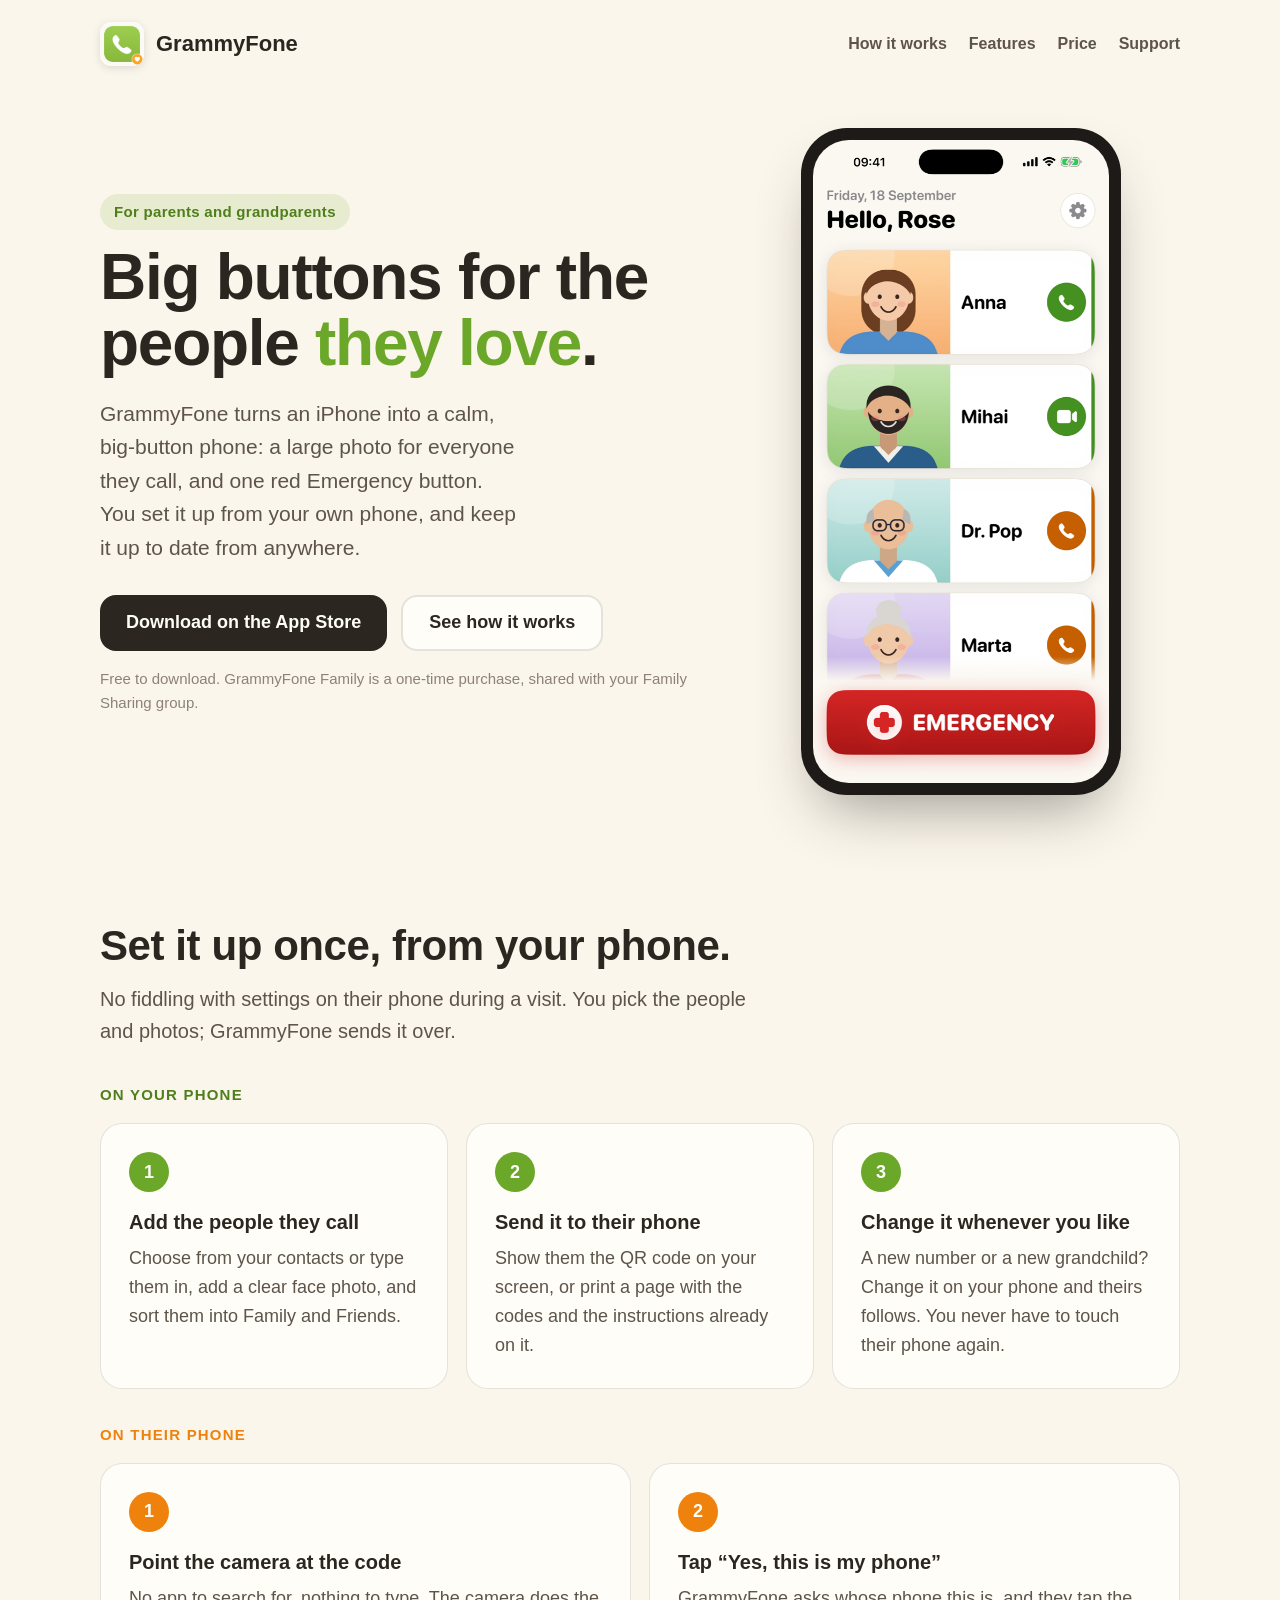
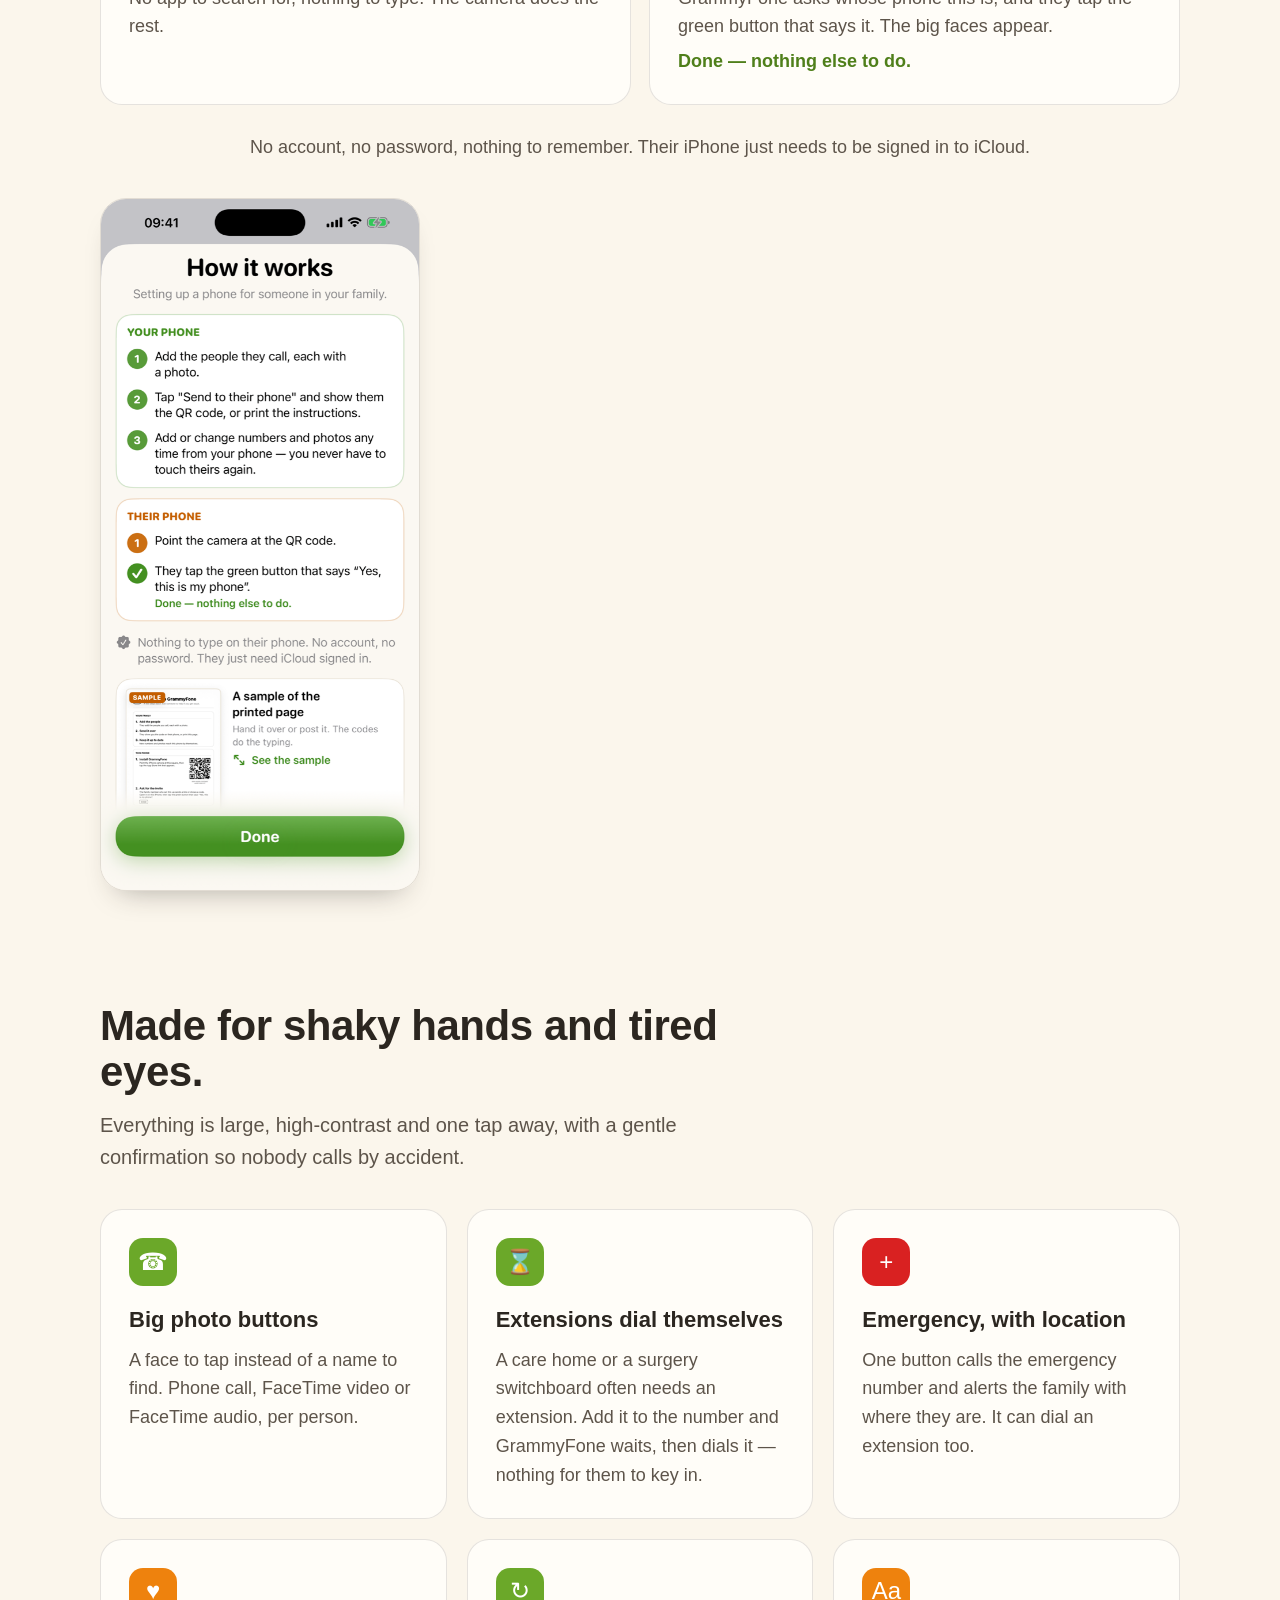
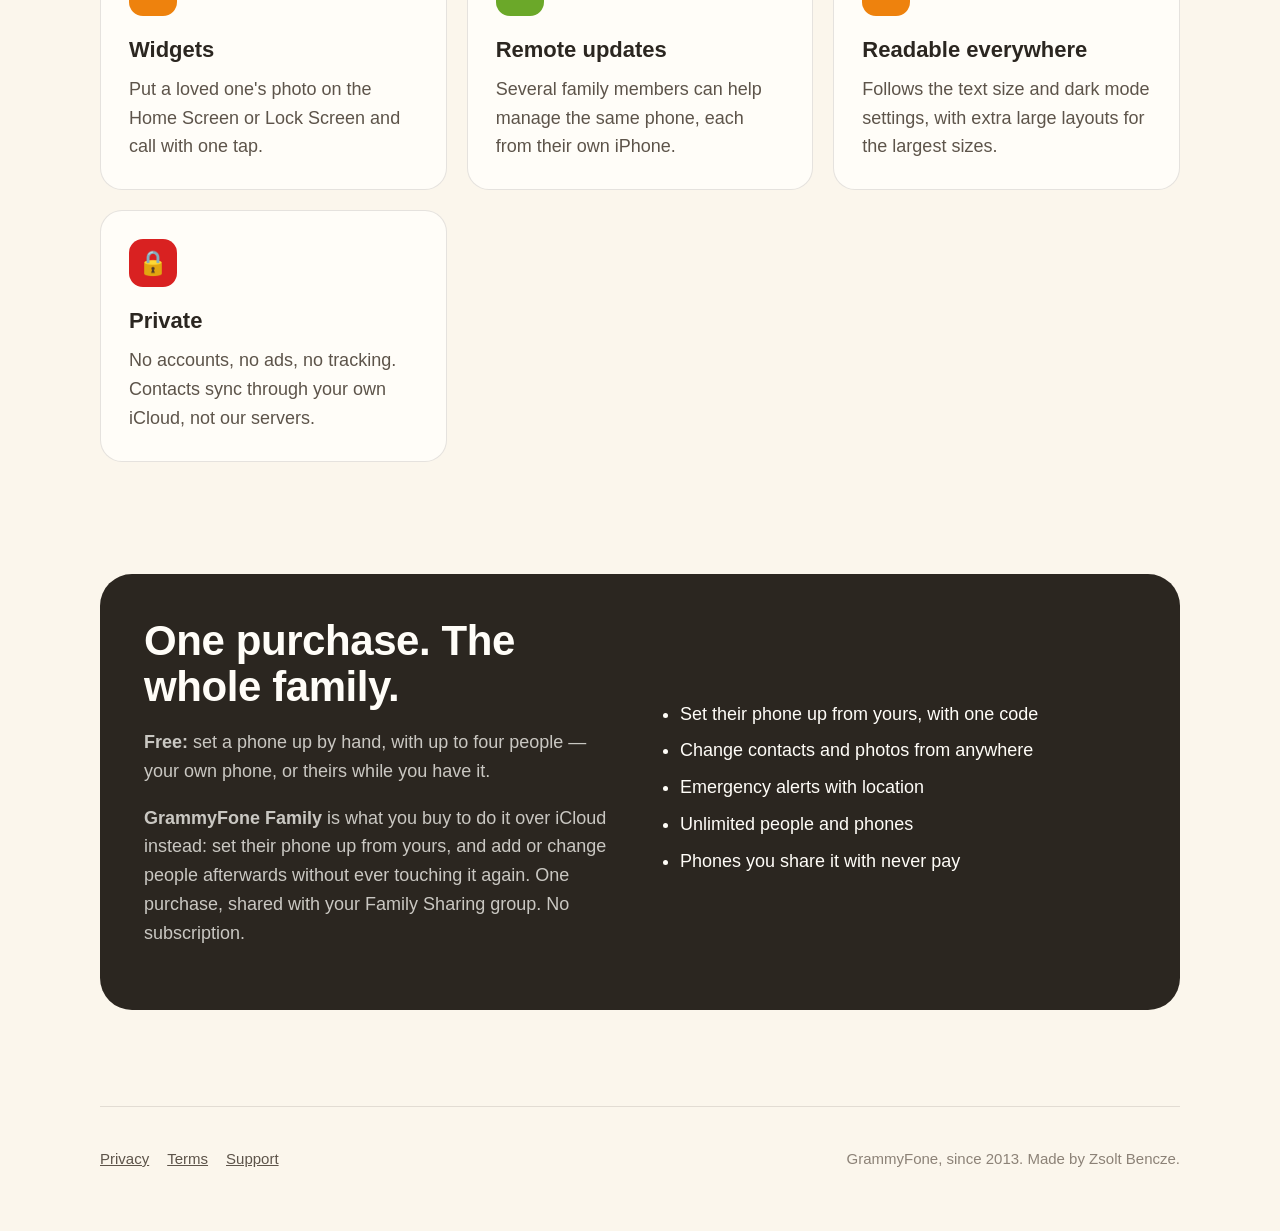
<file: index.html>
<!doctype html>
<html lang="en">
<head>
<meta charset="utf-8">
<meta name="viewport" content="width=device-width, initial-scale=1">
<meta name="apple-itunes-app" content="app-id=6812995157">
<title>GrammyFone - big buttons for the people you love</title>
<meta name="description" content="GrammyFone turns an iPhone into a big-button phone for your parents and grandparents. Set it up from your own phone, keep it updated from anywhere, and get an alert with their location if they press Emergency.">
<meta property="og:title" content="GrammyFone - big buttons for the people you love">
<meta property="og:description" content="Big photo buttons for family and friends, one Emergency button, and remote setup from your own iPhone.">
<meta property="og:type" content="website">
<meta property="og:image" content="https://zbencz3.github.io/grammyfone-site/assets/app-icon.png">
<link rel="canonical" href="https://zbencz3.github.io/grammyfone-site/">
<link rel="icon" href="assets/app-icon.png">
<link rel="stylesheet" href="site.css">
</head>
<body>
  <header class="site-header wrap">
    <a class="brand" href="./"><img src="assets/app-icon.png" alt=""> GrammyFone</a>
    <nav aria-label="Primary">
      <a href="#how">How it works</a>
      <a href="#features">Features</a>
      <a href="#price">Price</a>
      <a href="support.html">Support</a>
    </nav>
  </header>

  <main>
    <section class="hero">
      <div class="wrap hero-grid">
        <div>
          <p class="eyebrow">For parents and grandparents</p>
          <h1>Big buttons for the people <em>they love</em>.</h1>
          <p class="lead">
            GrammyFone turns an iPhone into a calm, big-button phone: a large photo
            for everyone they call, and one red Emergency button. You set it up from
            your own phone, and keep it up to date from anywhere.
          </p>
          <div class="actions">
            <a class="button primary" href="https://apps.apple.com/app/id6812995157">Download on the App Store</a>
            <a class="button secondary" href="#how">See how it works</a>
          </div>
          <p class="store-note">Free to download. GrammyFone Family is a one-time purchase, shared with your Family Sharing group.</p>
        </div>
        <div class="phone" aria-label="GrammyFone home screen">
          <img src="assets/screens/senior-home.png" alt="GrammyFone home screen with large photo buttons for family and friends and a red Emergency button"
               onerror="this.replaceWith(document.getElementById('mock').content.cloneNode(true))">
          <template id="mock">
            <div class="phone-mock" aria-hidden="true">
              <div class="hello">Hello, Rose</div>
              <div class="label" style="color: var(--family)">Family</div>
              <div class="tiles">
                <div class="tile green">A</div><div class="tile green">M</div>
              </div>
              <div class="label" style="color: var(--friends)">Friends</div>
              <div class="tiles">
                <div class="tile orange">K</div><div class="tile orange">DP</div>
              </div>
              <div class="sos">EMERGENCY</div>
            </div>
          </template>
        </div>
      </div>
    </section>

    <section id="how" class="wrap">
      <div class="section-head">
        <h2>Set it up once, from your phone.</h2>
        <p>No fiddling with settings on their phone during a visit. You pick the people and photos; GrammyFone sends it over.</p>
      </div>
      <div class="sides">
        <div class="side">
          <h3 class="side-head side-you">On your phone</h3>
          <ol class="steps">
            <li><strong>Add the people they call</strong><span>Choose from your contacts or type them in, add a clear face photo, and sort them into Family and Friends.</span></li>
            <li><strong>Send it to their phone</strong><span>Show them the QR code on your screen, or print a page with the codes and the instructions already on it.</span></li>
            <li><strong>Change it whenever you like</strong><span>A new number or a new grandchild? Change it on your phone and theirs follows. You never have to touch their phone again.</span></li>
          </ol>
        </div>
        <div class="side side-their">
          <h3 class="side-head side-them">On their phone</h3>
          <ol class="steps">
            <li><strong>Point the camera at the code</strong><span>No app to search for, nothing to type. The camera does the rest.</span></li>
            <li><strong>Tap &ldquo;Yes, this is my phone&rdquo;</strong><span>GrammyFone asks whose phone this is, and they tap the green button that says it. The big faces appear. <em>Done &mdash; nothing else to do.</em></span></li>
          </ol>
        </div>
      </div>
      <p class="how-note">No account, no password, nothing to remember. Their iPhone just needs to be signed in to iCloud.</p>
      <figure class="how-shot">
        <img src="assets/screens/how-it-works.png" alt="The GrammyFone How it works screen, showing the steps for your phone beside the steps for their phone" loading="lazy" width="1200" height="2607">
      </figure>
    </section>

    <section id="features" class="wrap">
      <div class="section-head">
        <h2>Made for shaky hands and tired eyes.</h2>
        <p>Everything is large, high-contrast and one tap away, with a gentle confirmation so nobody calls by accident.</p>
      </div>
      <div class="cards">
        <article class="card"><div class="dot green" aria-hidden="true">&#9742;</div><h3>Big photo buttons</h3><p>A face to tap instead of a name to find. Phone call, FaceTime video or FaceTime audio, per person.</p></article>
        <article class="card"><div class="dot green" aria-hidden="true">&#8987;</div><h3>Extensions dial themselves</h3><p>A care home or a surgery switchboard often needs an extension. Add it to the number and GrammyFone waits, then dials it &mdash; nothing for them to key in.</p></article>
        <article class="card"><div class="dot red" aria-hidden="true">+</div><h3>Emergency, with location</h3><p>One button calls the emergency number and alerts the family with where they are. It can dial an extension too.</p></article>
        <article class="card"><div class="dot orange" aria-hidden="true">&#9829;</div><h3>Widgets</h3><p>Put a loved one's photo on the Home Screen or Lock Screen and call with one tap.</p></article>
        <article class="card"><div class="dot green" aria-hidden="true">&#8635;</div><h3>Remote updates</h3><p>Several family members can help manage the same phone, each from their own iPhone.</p></article>
        <article class="card"><div class="dot orange" aria-hidden="true">Aa</div><h3>Readable everywhere</h3><p>Follows the text size and dark mode settings, with extra large layouts for the largest sizes.</p></article>
        <article class="card"><div class="dot red" aria-hidden="true">&#128274;</div><h3>Private</h3><p>No accounts, no ads, no tracking. Contacts sync through your own iCloud, not our servers.</p></article>
      </div>
    </section>

    <section id="price" class="wrap">
      <div class="pricing">
        <div>
          <h2>One purchase. The whole family.</h2>
          <p><strong>Free:</strong> set a phone up by hand, with up to four people &mdash; your own phone, or theirs while you have it.</p>
          <p><strong>GrammyFone Family</strong> is what you buy to do it over iCloud instead: set their phone up from yours, and add or change people afterwards without ever touching it again. One purchase, shared with your Family Sharing group. No subscription.</p>
        </div>
        <ul>
          <li>Set their phone up from yours, with one code</li>
          <li>Change contacts and photos from anywhere</li>
          <li>Emergency alerts with location</li>
          <li>Unlimited people and phones</li>
          <li>Phones you share it with never pay</li>
        </ul>
      </div>
    </section>
  </main>

  <footer class="site-footer wrap">
    <div><a href="privacy.html">Privacy</a><a href="terms.html">Terms</a><a href="support.html">Support</a></div>
    <div>GrammyFone, since 2013. Made by Zsolt Bencze.</div>
  </footer>
</body>
</html>
</file>
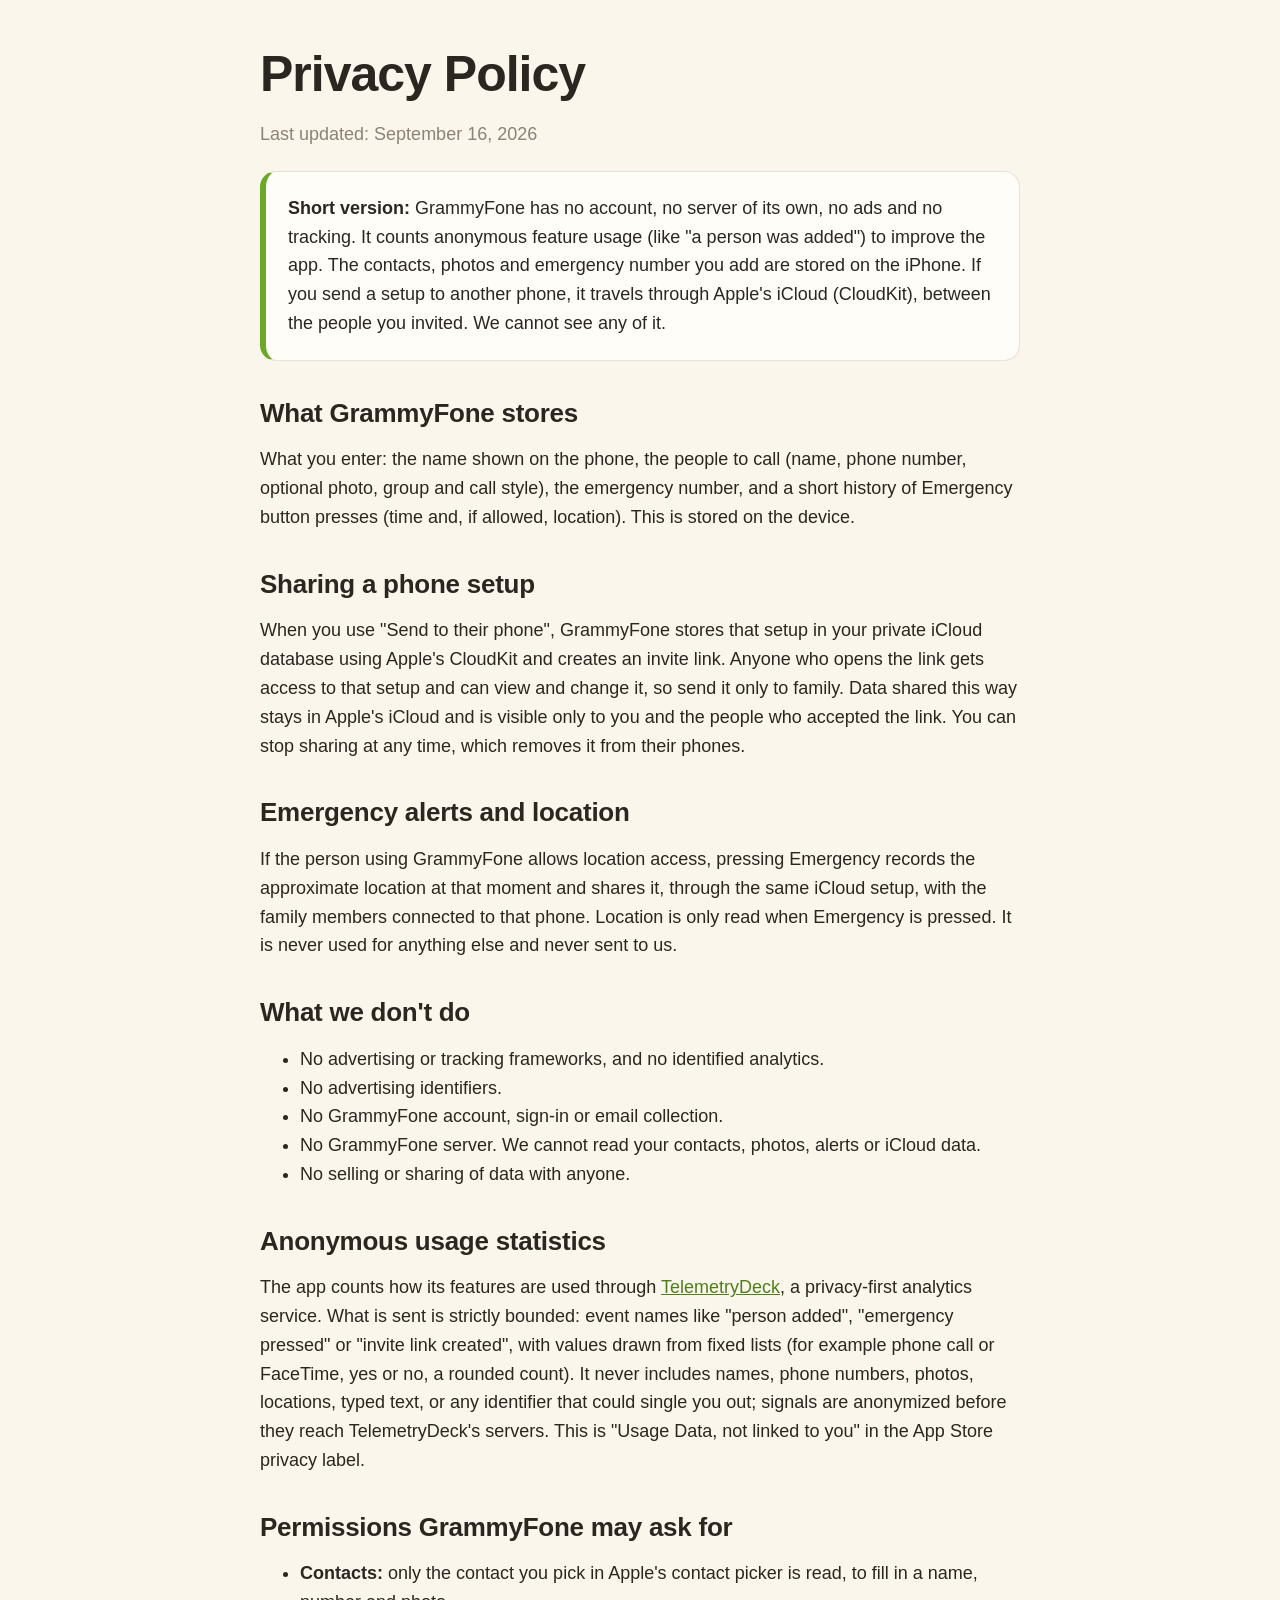
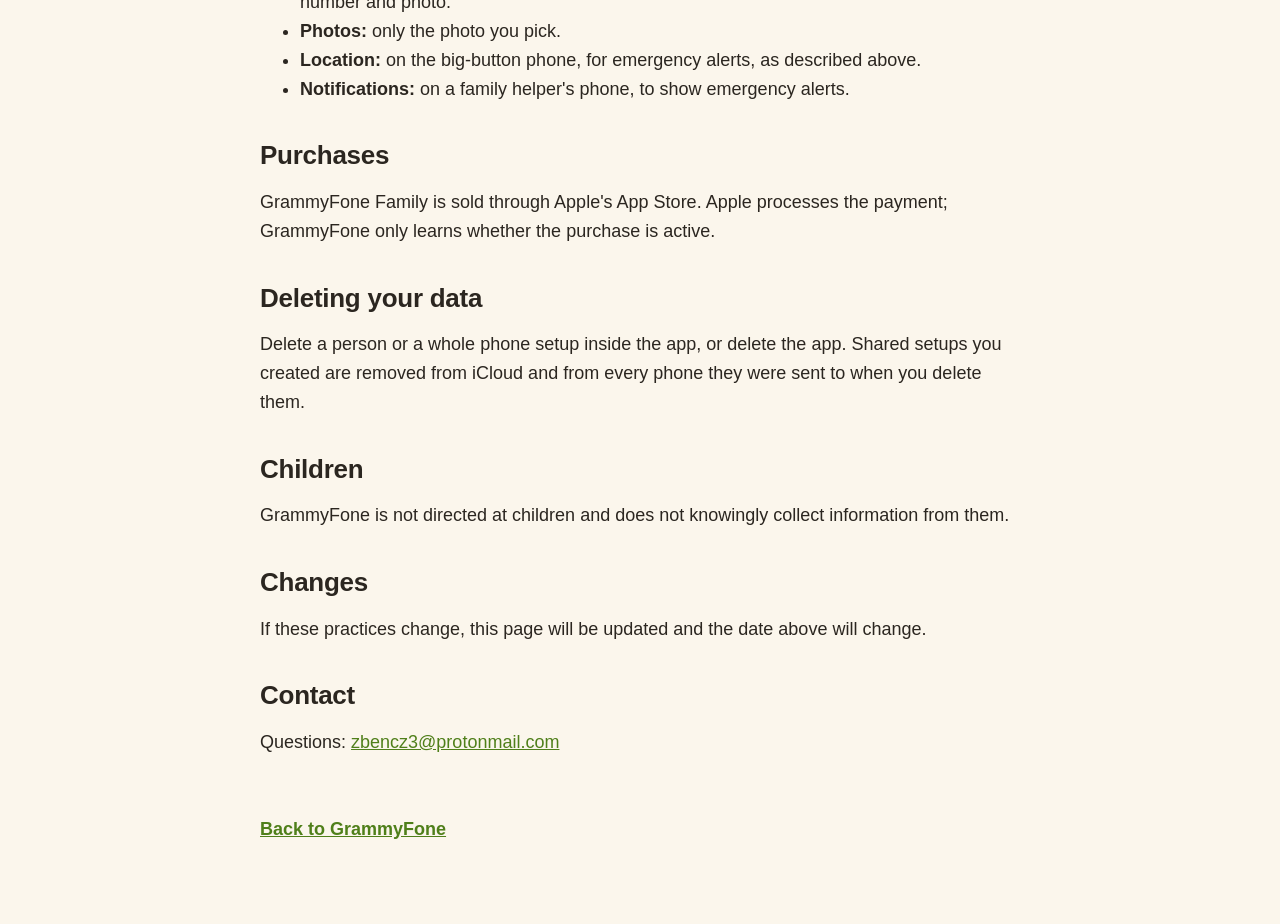
<file: privacy.html>
<!doctype html>
<html lang="en">
<head>
<meta charset="utf-8">
<meta name="viewport" content="width=device-width, initial-scale=1">
<title>Privacy Policy - GrammyFone</title>
<meta name="description" content="GrammyFone privacy policy. No accounts, no tracking, no GrammyFone servers. Contacts sync through Apple iCloud.">
<link rel="icon" href="assets/app-icon.png">
<link rel="stylesheet" href="site.css">
</head>
<body>
<main class="legal-main">
  <h1>Privacy Policy</h1>
  <p class="meta">Last updated: September 16, 2026</p>

  <div class="summary">
    <p><strong>Short version:</strong> GrammyFone has no account, no server of its own, no ads and no tracking. It counts anonymous feature usage (like "a person was added") to improve the app. The contacts, photos and emergency number you add are stored on the iPhone. If you send a setup to another phone, it travels through Apple's iCloud (CloudKit), between the people you invited. We cannot see any of it.</p>
  </div>

  <h2>What GrammyFone stores</h2>
  <p>What you enter: the name shown on the phone, the people to call (name, phone number, optional photo, group and call style), the emergency number, and a short history of Emergency button presses (time and, if allowed, location). This is stored on the device.</p>

  <h2>Sharing a phone setup</h2>
  <p>When you use "Send to their phone", GrammyFone stores that setup in your private iCloud database using Apple's CloudKit and creates an invite link. Anyone who opens the link gets access to that setup and can view and change it, so send it only to family. Data shared this way stays in Apple's iCloud and is visible only to you and the people who accepted the link. You can stop sharing at any time, which removes it from their phones.</p>

  <h2>Emergency alerts and location</h2>
  <p>If the person using GrammyFone allows location access, pressing Emergency records the approximate location at that moment and shares it, through the same iCloud setup, with the family members connected to that phone. Location is only read when Emergency is pressed. It is never used for anything else and never sent to us.</p>

  <h2>What we don't do</h2>
  <ul>
    <li>No advertising or tracking frameworks, and no identified analytics.</li>
    <li>No advertising identifiers.</li>
    <li>No GrammyFone account, sign-in or email collection.</li>
    <li>No GrammyFone server. We cannot read your contacts, photos, alerts or iCloud data.</li>
    <li>No selling or sharing of data with anyone.</li>
  </ul>

  <h2>Anonymous usage statistics</h2>
  <p>The app counts how its features are used through <a href="https://telemetrydeck.com/privacy">TelemetryDeck</a>, a privacy-first analytics service. What is sent is strictly bounded: event names like "person added", "emergency pressed" or "invite link created", with values drawn from fixed lists (for example phone call or FaceTime, yes or no, a rounded count). It never includes names, phone numbers, photos, locations, typed text, or any identifier that could single you out; signals are anonymized before they reach TelemetryDeck's servers. This is "Usage Data, not linked to you" in the App Store privacy label.</p>

  <h2>Permissions GrammyFone may ask for</h2>
  <ul>
    <li><strong>Contacts:</strong> only the contact you pick in Apple's contact picker is read, to fill in a name, number and photo.</li>
    <li><strong>Photos:</strong> only the photo you pick.</li>
    <li><strong>Location:</strong> on the big-button phone, for emergency alerts, as described above.</li>
    <li><strong>Notifications:</strong> on a family helper's phone, to show emergency alerts.</li>
  </ul>

  <h2>Purchases</h2>
  <p>GrammyFone Family is sold through Apple's App Store. Apple processes the payment; GrammyFone only learns whether the purchase is active.</p>

  <h2>Deleting your data</h2>
  <p>Delete a person or a whole phone setup inside the app, or delete the app. Shared setups you created are removed from iCloud and from every phone they were sent to when you delete them.</p>

  <h2>Children</h2>
  <p>GrammyFone is not directed at children and does not knowingly collect information from them.</p>

  <h2>Changes</h2>
  <p>If these practices change, this page will be updated and the date above will change.</p>

  <h2>Contact</h2>
  <p>Questions: <a href="mailto:zbencz3@protonmail.com?subject=GrammyFone%20privacy">zbencz3@protonmail.com</a></p>

  <a class="back-link" href="./">Back to GrammyFone</a>
</main>
</body>
</html>
</file>
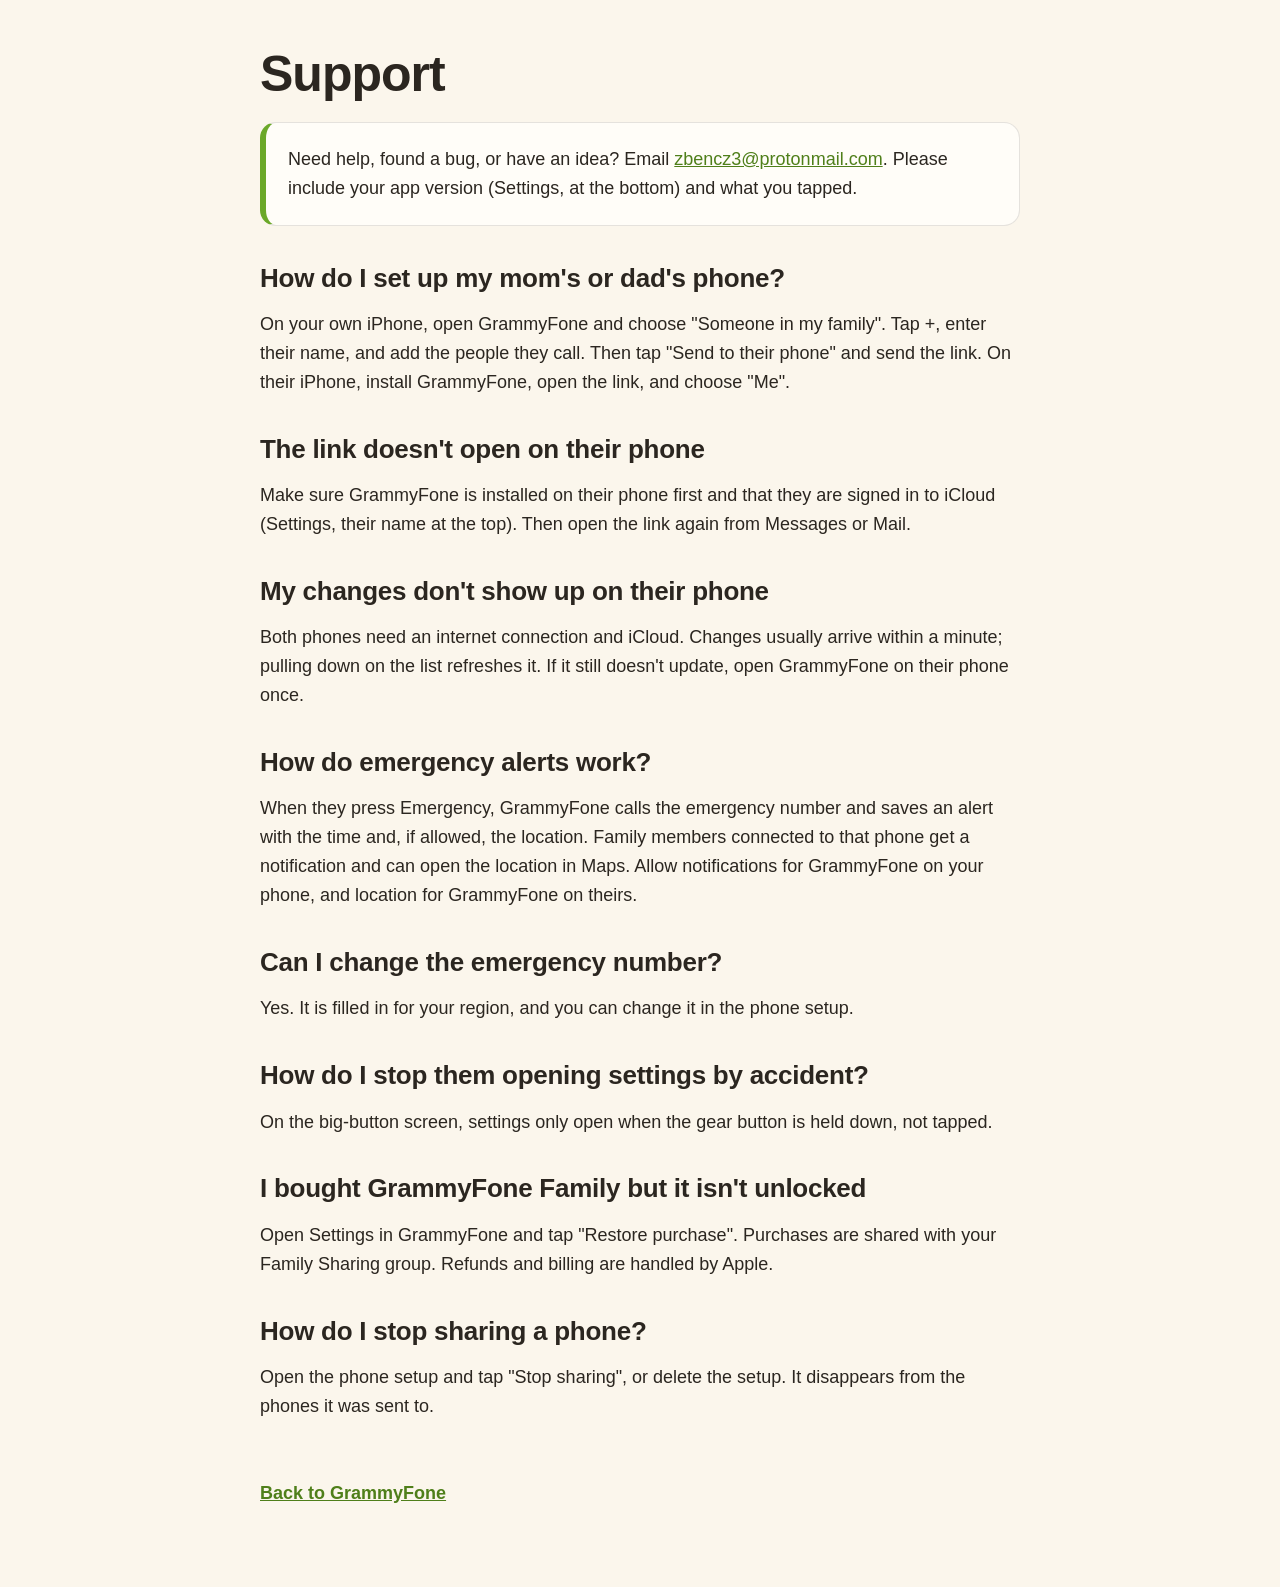
<file: support.html>
<!doctype html>
<html lang="en">
<head>
<meta charset="utf-8">
<meta name="viewport" content="width=device-width, initial-scale=1">
<title>Support - GrammyFone</title>
<meta name="description" content="Help with GrammyFone: setting up a phone, sending it to a relative, emergency alerts and purchases.">
<link rel="icon" href="assets/app-icon.png">
<link rel="stylesheet" href="site.css">
</head>
<body>
<main class="legal-main">
  <h1>Support</h1>

  <div class="summary">
    <p>Need help, found a bug, or have an idea? Email <a href="mailto:zbencz3@protonmail.com?subject=GrammyFone%20support">zbencz3@protonmail.com</a>. Please include your app version (Settings, at the bottom) and what you tapped.</p>
  </div>

  <h2>How do I set up my mom's or dad's phone?</h2>
  <p>On your own iPhone, open GrammyFone and choose "Someone in my family". Tap +, enter their name, and add the people they call. Then tap "Send to their phone" and send the link. On their iPhone, install GrammyFone, open the link, and choose "Me".</p>

  <h2>The link doesn't open on their phone</h2>
  <p>Make sure GrammyFone is installed on their phone first and that they are signed in to iCloud (Settings, their name at the top). Then open the link again from Messages or Mail.</p>

  <h2>My changes don't show up on their phone</h2>
  <p>Both phones need an internet connection and iCloud. Changes usually arrive within a minute; pulling down on the list refreshes it. If it still doesn't update, open GrammyFone on their phone once.</p>

  <h2>How do emergency alerts work?</h2>
  <p>When they press Emergency, GrammyFone calls the emergency number and saves an alert with the time and, if allowed, the location. Family members connected to that phone get a notification and can open the location in Maps. Allow notifications for GrammyFone on your phone, and location for GrammyFone on theirs.</p>

  <h2>Can I change the emergency number?</h2>
  <p>Yes. It is filled in for your region, and you can change it in the phone setup.</p>

  <h2>How do I stop them opening settings by accident?</h2>
  <p>On the big-button screen, settings only open when the gear button is held down, not tapped.</p>

  <h2>I bought GrammyFone Family but it isn't unlocked</h2>
  <p>Open Settings in GrammyFone and tap "Restore purchase". Purchases are shared with your Family Sharing group. Refunds and billing are handled by Apple.</p>

  <h2>How do I stop sharing a phone?</h2>
  <p>Open the phone setup and tap "Stop sharing", or delete the setup. It disappears from the phones it was sent to.</p>

  <a class="back-link" href="./">Back to GrammyFone</a>
</main>
</body>
</html>
</file>
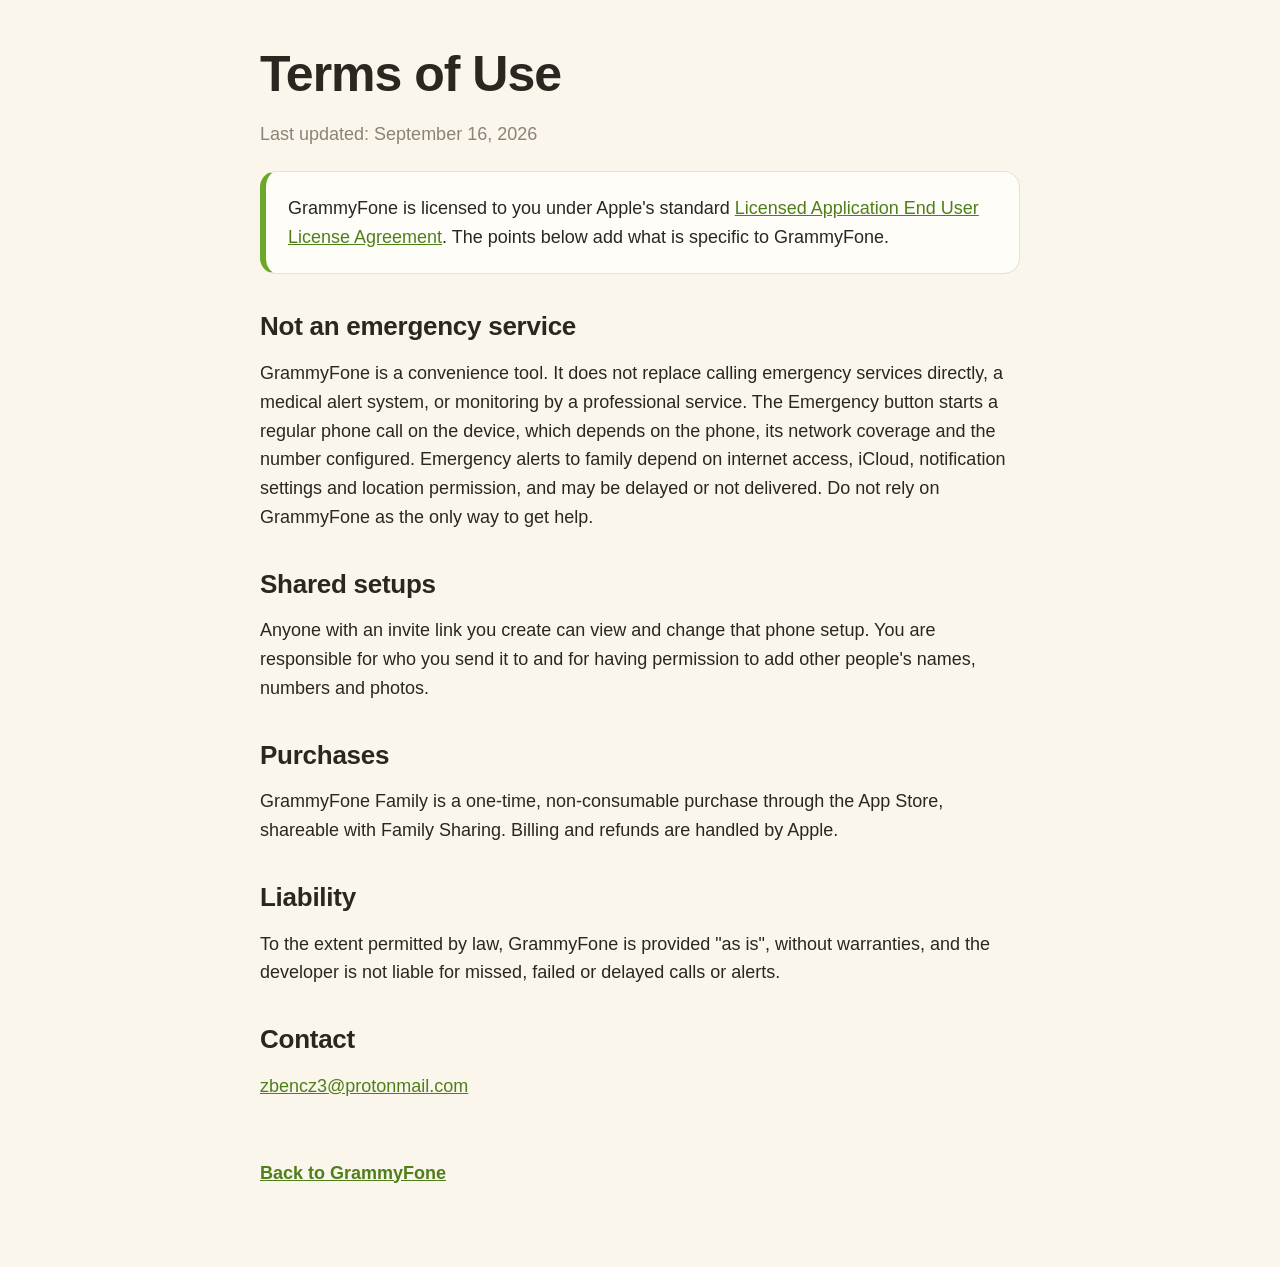
<file: terms.html>
<!doctype html>
<html lang="en">
<head>
<meta charset="utf-8">
<meta name="viewport" content="width=device-width, initial-scale=1">
<title>Terms of Use - GrammyFone</title>
<link rel="icon" href="assets/app-icon.png">
<link rel="stylesheet" href="site.css">
</head>
<body>
<main class="legal-main">
  <h1>Terms of Use</h1>
  <p class="meta">Last updated: September 16, 2026</p>

  <div class="summary">
    <p>GrammyFone is licensed to you under Apple's standard <a href="https://www.apple.com/legal/internet-services/itunes/dev/stdeula/">Licensed Application End User License Agreement</a>. The points below add what is specific to GrammyFone.</p>
  </div>

  <h2>Not an emergency service</h2>
  <p>GrammyFone is a convenience tool. It does not replace calling emergency services directly, a medical alert system, or monitoring by a professional service. The Emergency button starts a regular phone call on the device, which depends on the phone, its network coverage and the number configured. Emergency alerts to family depend on internet access, iCloud, notification settings and location permission, and may be delayed or not delivered. Do not rely on GrammyFone as the only way to get help.</p>

  <h2>Shared setups</h2>
  <p>Anyone with an invite link you create can view and change that phone setup. You are responsible for who you send it to and for having permission to add other people's names, numbers and photos.</p>

  <h2>Purchases</h2>
  <p>GrammyFone Family is a one-time, non-consumable purchase through the App Store, shareable with Family Sharing. Billing and refunds are handled by Apple.</p>

  <h2>Liability</h2>
  <p>To the extent permitted by law, GrammyFone is provided "as is", without warranties, and the developer is not liable for missed, failed or delayed calls or alerts.</p>

  <h2>Contact</h2>
  <p><a href="mailto:zbencz3@protonmail.com?subject=GrammyFone%20terms">zbencz3@protonmail.com</a></p>

  <a class="back-link" href="./">Back to GrammyFone</a>
</main>
</body>
</html>
</file>
<file: site.css>
:root {
  --cream: #fbf6ec;
  --paper: #fffdf8;
  --ink: #2b2620;
  --ink-soft: #5d544a;
  --ink-faint: #8c8277;
  --hairline: rgba(43, 38, 32, 0.12);
  --family: #6ba829;
  --family-deep: #4f7f1a;
  --friends: #ee820d;
  --emergency: #d92121;
  --round: ui-rounded, "SF Pro Rounded", "Nunito", -apple-system, BlinkMacSystemFont, "Segoe UI", Roboto, Arial, sans-serif;
  --radius: 22px;
}

* { box-sizing: border-box; }
html { background: var(--cream); color: var(--ink); font-family: var(--round); scroll-behavior: smooth; }
body { margin: 0; line-height: 1.6; font-size: 18px; -webkit-font-smoothing: antialiased; }
img { max-width: 100%; display: block; }
a { color: var(--family-deep); }
.wrap { width: min(1080px, 100% - 40px); margin-inline: auto; }

.site-header { display: flex; align-items: center; justify-content: space-between; gap: 16px; padding-block: 22px; flex-wrap: wrap; }
.brand { display: flex; align-items: center; gap: 12px; text-decoration: none; color: var(--ink); font-weight: 800; font-size: 22px; }
.brand img { width: 44px; height: 44px; border-radius: 11px; box-shadow: 0 2px 8px rgba(0,0,0,.12); }
.site-header nav { display: flex; gap: 22px; flex-wrap: wrap; }
.site-header nav a { color: var(--ink-soft); text-decoration: none; font-weight: 700; font-size: 16px; }
.site-header nav a:hover { color: var(--ink); }

.hero { padding-block: 40px 72px; }
.hero-grid { display: grid; grid-template-columns: 1.15fr 0.85fr; gap: 48px; align-items: center; }
.eyebrow { display: inline-block; margin: 0 0 14px; padding: 6px 14px; border-radius: 999px; background: rgba(107,168,41,.14); color: var(--family-deep); font-weight: 800; font-size: 15px; letter-spacing: .02em; }
h1 { font-size: clamp(40px, 6vw, 64px); line-height: 1.04; margin: 0 0 20px; letter-spacing: -0.02em; font-weight: 900; }
h1 em { font-style: normal; color: var(--family); }
.lead { font-size: 21px; color: var(--ink-soft); max-width: 36ch; margin: 0 0 30px; }
.actions { display: flex; gap: 14px; flex-wrap: wrap; }
.button { display: inline-flex; align-items: center; justify-content: center; min-height: 56px; padding: 0 26px; border-radius: 16px; font-weight: 800; font-size: 18px; text-decoration: none; }
.button.primary { background: var(--ink); color: var(--paper); }
.button.secondary { background: var(--paper); color: var(--ink); border: 2px solid var(--hairline); }
.store-note { color: var(--ink-faint); font-size: 15px; margin-top: 16px; }

.phone { position: relative; margin-inline: auto; width: min(320px, 100%); border-radius: 46px; padding: 12px; background: #1d1a17; box-shadow: 0 30px 60px -20px rgba(43,38,32,.45); }
.phone img { border-radius: 36px; width: 100%; aspect-ratio: 1320 / 2868; object-fit: cover; background: var(--paper); }
.phone-mock { border-radius: 36px; background: var(--paper); aspect-ratio: 1320 / 2868; padding: 22px 16px; display: flex; flex-direction: column; gap: 12px; }
.phone-mock .hello { font-weight: 900; font-size: 24px; }
.phone-mock .label { font-weight: 900; font-size: 22px; }
.phone-mock .tiles { display: grid; grid-template-columns: 1fr 1fr; gap: 10px; }
.phone-mock .tile { aspect-ratio: 1; border-radius: 18px; display: grid; place-items: center; color: #fff; font-weight: 900; font-size: 34px; }
.phone-mock .sos { margin-top: auto; border-radius: 18px; background: var(--emergency); color: #fff; font-weight: 900; text-align: center; padding: 20px 0; font-size: 22px; letter-spacing: .04em; }

section { padding-block: 56px; }
.section-head { max-width: 680px; margin-bottom: 36px; }
h2 { font-size: clamp(30px, 4vw, 42px); line-height: 1.1; margin: 0 0 14px; letter-spacing: -0.01em; font-weight: 900; }
.section-head p { color: var(--ink-soft); font-size: 20px; margin: 0; }

.cards { display: grid; grid-template-columns: repeat(3, 1fr); gap: 20px; }
.card { background: var(--paper); border-radius: var(--radius); padding: 28px; border: 1px solid var(--hairline); }
.card .dot { width: 48px; height: 48px; border-radius: 14px; display: grid; place-items: center; color: #fff; font-size: 24px; margin-bottom: 16px; }
.card h3 { margin: 0 0 8px; font-size: 22px; font-weight: 900; }
.card p { margin: 0; color: var(--ink-soft); }
.green { background: var(--family); }
.orange { background: var(--friends); }
.red { background: var(--emergency); }

.steps { counter-reset: step; display: grid; grid-template-columns: repeat(3, 1fr); gap: 20px; list-style: none; padding: 0; margin: 0; }
.steps li { background: var(--paper); border-radius: var(--radius); padding: 28px; border: 1px solid var(--hairline); }
.steps li::before { counter-increment: step; content: counter(step); display: grid; place-items: center; width: 40px; height: 40px; border-radius: 50%; background: var(--ink); color: var(--paper); font-weight: 900; margin-bottom: 14px; }
.steps strong { display: block; font-size: 20px; margin-bottom: 6px; }
.steps span { color: var(--ink-soft); }

.shots { display: grid; grid-template-columns: repeat(4, 1fr); gap: 18px; }
.shots img { border-radius: 26px; border: 1px solid var(--hairline); box-shadow: 0 16px 30px -18px rgba(43,38,32,.4); }

.pricing { background: var(--ink); color: var(--paper); border-radius: 32px; padding: 44px; display: grid; grid-template-columns: 1fr 1fr; gap: 36px; align-items: center; }
.pricing h2 { color: var(--paper); }
.pricing p { color: rgba(255,253,248,.75); }
.pricing ul { margin: 0; padding-left: 22px; }
.pricing li { margin-bottom: 8px; }

.site-footer { padding-block: 40px 60px; color: var(--ink-faint); font-size: 15px; display: flex; gap: 20px; flex-wrap: wrap; justify-content: space-between; border-top: 1px solid var(--hairline); margin-top: 40px; }
.site-footer a { color: var(--ink-soft); margin-right: 18px; }

.legal-main { width: min(760px, 100% - 40px); margin: 0 auto; padding-block: 48px 80px; }
.legal-main h1 { font-size: clamp(36px, 5vw, 50px); }
.legal-main h2 { font-size: 26px; margin-top: 38px; }
.legal-main .meta { color: var(--ink-faint); }
.summary { background: var(--paper); border: 1px solid var(--hairline); border-left: 6px solid var(--family); border-radius: 16px; padding: 4px 22px; margin: 22px 0; }
.back-link { display: inline-block; margin-top: 40px; font-weight: 800; }

/* The two sides of a setup, stacked: each side gets the full width, so a step
   reads as a sentence instead of a three-word-per-line ribbon. */
.sides { display: grid; grid-template-columns: 1fr; gap: 34px; align-items: start; }
/* Within a side there IS room to read across, so the steps go side by side. */
.sides .steps { grid-template-columns: repeat(3, 1fr); gap: 18px; }
.sides .side-their .steps { grid-template-columns: repeat(2, 1fr); }
.sides .steps em { font-style: normal; font-weight: 800; color: var(--family-deep); display: block; margin-top: 6px; }
.side-head { margin: 0 0 16px; font-size: 15px; font-weight: 900; letter-spacing: .08em; text-transform: uppercase; }
.side-you { color: var(--family-deep); }
.side-them { color: var(--friends); }
.side-you ~ .steps li::before { background: var(--family); }
.side-them ~ .steps li::before { background: var(--friends); }
.how-note { margin: 28px 0 0; color: var(--ink-soft); font-size: 18px; text-align: center; }
.how-shot { margin: 36px 0 0; text-align: center; }
.how-shot img { width: min(320px, 100%); height: auto; border-radius: 26px; border: 1px solid var(--hairline); box-shadow: 0 16px 30px -18px rgba(43,38,32,.4); }

@media (max-width: 860px) {
  .hero-grid, .pricing { grid-template-columns: 1fr; }
  .cards, .steps { grid-template-columns: 1fr; }
  /* Must out-specify `.sides .steps` above, or the steps stay three-across and
     become the narrow ribbon this layout exists to avoid. */
  .sides .steps, .sides .side-their .steps { grid-template-columns: 1fr; }
  .sides { gap: 34px; }
  .shots { grid-template-columns: repeat(2, 1fr); }
  .pricing { padding: 30px; }
}
</file>
